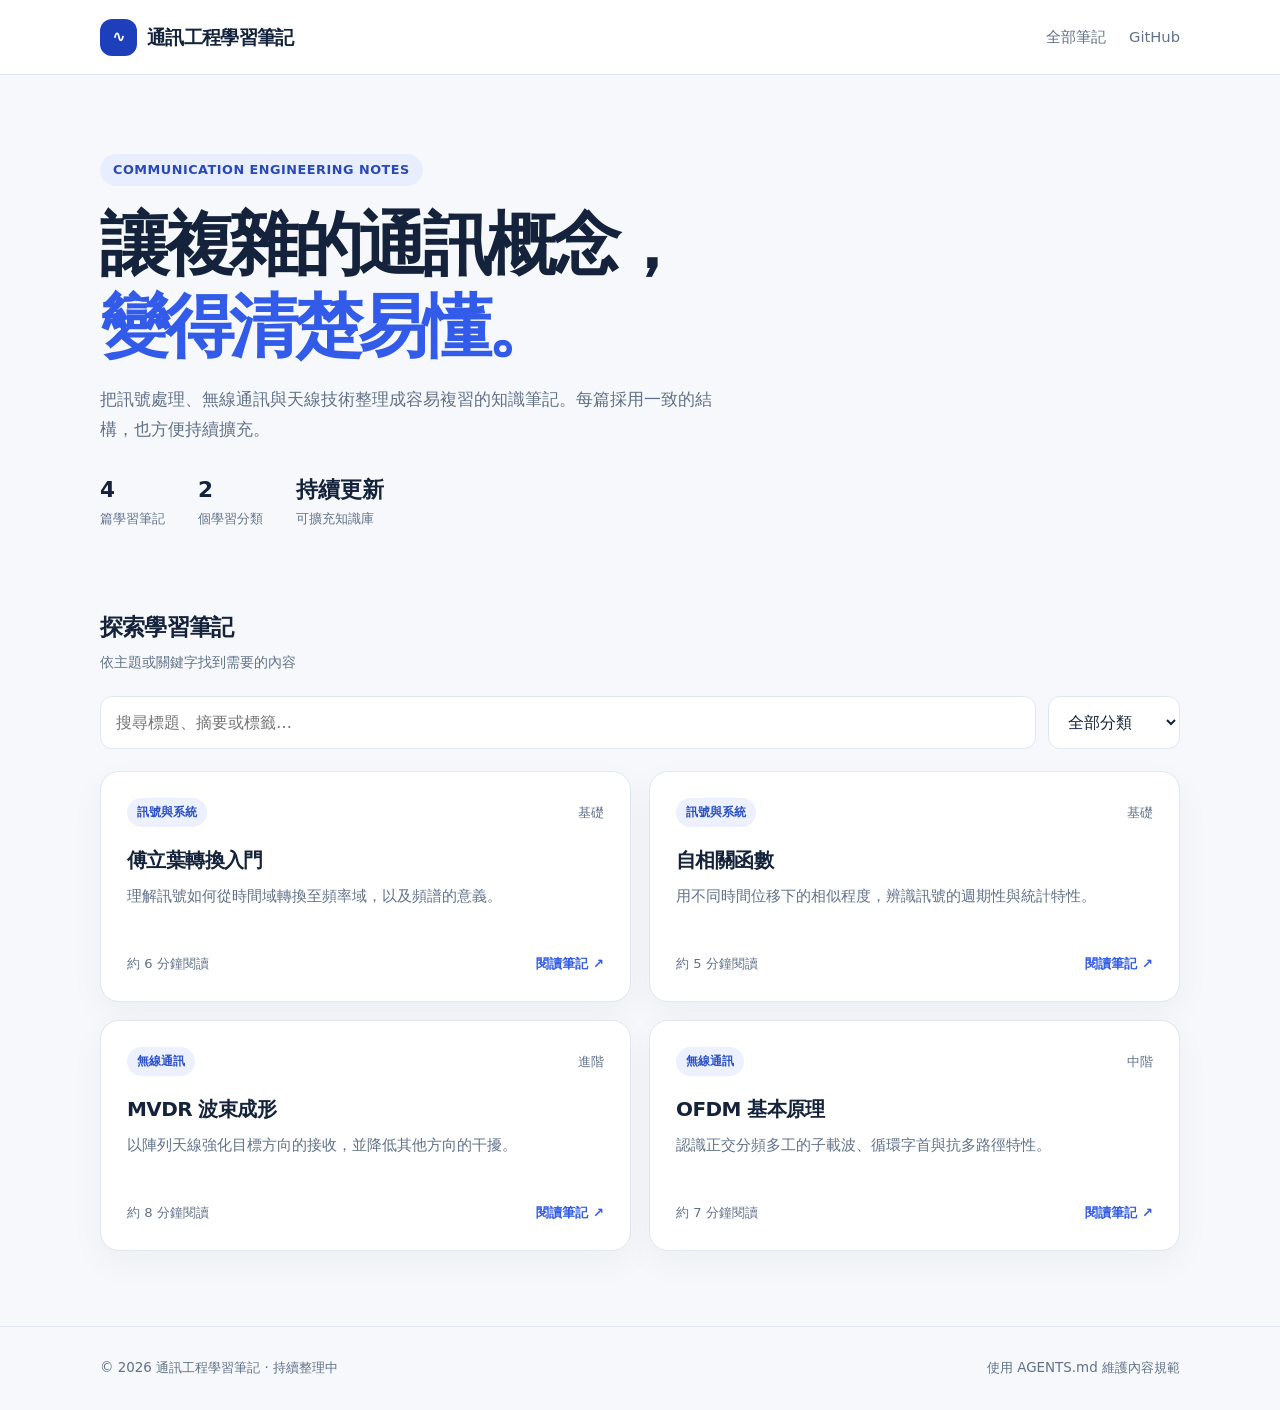
<file: index.html>
<!doctype html>
<html lang="zh-Hant"><head><meta charset="utf-8"><meta name="viewport" content="width=device-width, initial-scale=1"><meta name="description" content="訊號處理、無線通訊與天線技術的主題學習筆記。"><title>通訊工程學習筆記｜首頁</title><link rel="stylesheet" href="css/style.css"></head>
<body data-page="home"><header class="site-header"><div class="shell header-inner"><a class="brand" href="index.html"><span class="brand-mark">∿</span> 通訊工程學習筆記</a><nav class="top-nav" aria-label="主選單"><a href="index.html">全部筆記</a><a href="https://github.com/" target="_blank" rel="noopener noreferrer" title="GitHub 首頁；部署時可改成個人儲存庫網址">GitHub</a></nav></div></header><main class="shell" id="app"></main><footer class="site-footer"><div class="shell footer-inner"><span>© 2026 通訊工程學習筆記 · 持續整理中</span><span>使用 AGENTS.md 維護內容規範</span></div></footer><script src="js/data.js"></script><script src="js/app.js"></script></body></html>
</file>
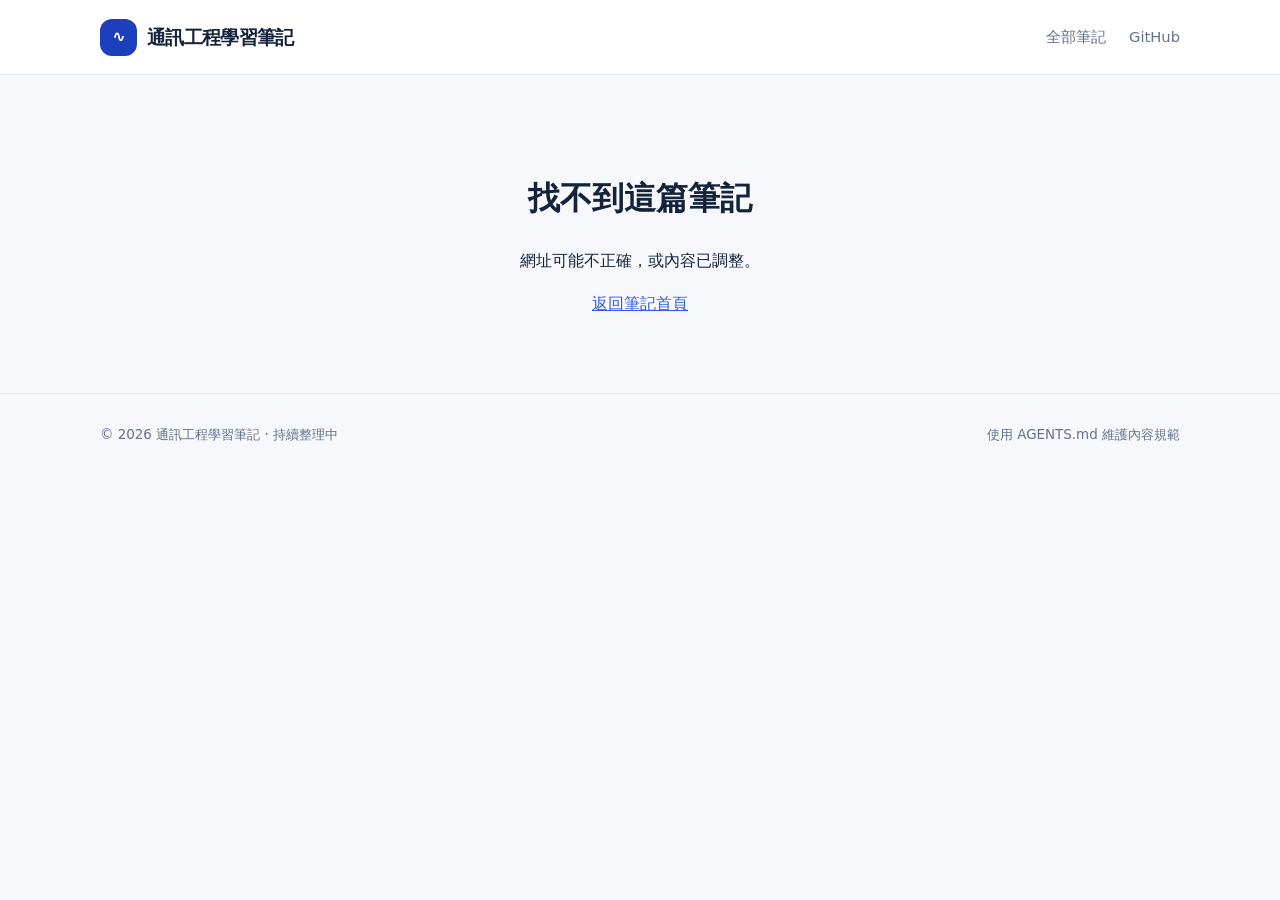
<file: note.html>
<!doctype html>
<html lang="zh-Hant"><head><meta charset="utf-8"><meta name="viewport" content="width=device-width, initial-scale=1"><meta name="description" content="通訊工程主題筆記與重點整理。"><title>學習筆記｜通訊工程學習筆記</title><link rel="stylesheet" href="css/style.css"></head>
<body data-page="note"><header class="site-header"><div class="shell header-inner"><a class="brand" href="index.html"><span class="brand-mark">∿</span> 通訊工程學習筆記</a><nav class="top-nav" aria-label="主選單"><a href="index.html">全部筆記</a><a href="https://github.com/" target="_blank" rel="noopener noreferrer" title="GitHub 首頁；部署時可改成個人儲存庫網址">GitHub</a></nav></div></header><main class="shell" id="app"></main><footer class="site-footer"><div class="shell footer-inner"><span>© 2026 通訊工程學習筆記 · 持續整理中</span><span>使用 AGENTS.md 維護內容規範</span></div></footer><script src="js/data.js"></script><script src="js/app.js"></script></body></html>
</file>
<file: css/style.css>
:root{--bg:#f6f8fb;--paper:#fff;--ink:#14233b;--muted:#61718a;--line:#e1e7f0;--accent:#315be8;--accent-light:#e9eeff;--shadow:0 12px 35px rgba(15,35,68,.045)}
*{box-sizing:border-box}html{scroll-behavior:smooth}body{margin:0;font-family:system-ui,-apple-system,'Noto Sans TC','Microsoft JhengHei',sans-serif;background:var(--bg);color:var(--ink);line-height:1.7}a{color:inherit;text-decoration:none}button,input,select{font:inherit}button{cursor:pointer}.shell{width:min(1080px,calc(100% - 40px));margin:auto}.site-header{background:rgba(255,255,255,.94);border-bottom:1px solid var(--line);position:sticky;top:0;z-index:2;backdrop-filter:blur(12px)}.header-inner{height:74px;display:flex;justify-content:space-between;align-items:center;gap:20px}.brand{font-weight:850;font-size:1.18rem;letter-spacing:-.035em;display:flex;align-items:center;gap:10px}.brand-mark{display:grid;place-items:center;width:37px;height:37px;border-radius:12px;background:#1e3fbb;color:#fff;font-size:1rem}.top-nav{display:flex;gap:23px;font-size:.92rem;color:var(--muted)}.top-nav a:hover,.back:hover{color:var(--accent)}.hero{padding:79px 0 55px}.eyebrow{display:inline-block;background:var(--accent-light);color:#2849b7;padding:5px 13px;border-radius:99px;font-size:.8rem;font-weight:700;letter-spacing:.04em}.hero h1{max-width:750px;font-size:clamp(2.2rem,5.5vw,4.3rem);letter-spacing:-.065em;line-height:1.19;margin:18px 0}.hero h1 span{color:var(--accent)}.hero p{max-width:620px;font-size:1.07rem;color:var(--muted);margin:0}.stats{display:flex;gap:33px;margin-top:32px}.stat strong{font-size:1.35rem;display:block;line-height:1.3}.stat span{color:var(--muted);font-size:.79rem}.section-heading{display:flex;justify-content:space-between;align-items:end;gap:16px;margin:22px 0}.section-heading h2{font-size:1.42rem;letter-spacing:-.035em;margin:0}.section-heading p{margin:3px 0 0;color:var(--muted);font-size:.9rem}.tools{display:flex;gap:12px;flex-wrap:wrap;margin-bottom:22px}.tools input,.tools select{border:1px solid var(--line);border-radius:12px;background:#fff;color:var(--ink);padding:12px 15px;outline:none}.tools input{flex:1;min-width:220px}.tools input:focus,.tools select:focus{border-color:var(--accent);box-shadow:0 0 0 3px var(--accent-light)}.card-grid{display:grid;grid-template-columns:repeat(2,minmax(0,1fr));gap:18px;margin-bottom:75px}.note-card{display:block;background:var(--paper);border:1px solid var(--line);padding:26px;border-radius:19px;box-shadow:var(--shadow);transition:transform .18s,border-color .18s}.note-card:hover{transform:translateY(-4px);border-color:#9cb0f8}.card-top{display:flex;justify-content:space-between;gap:8px;align-items:center}.pill{color:#2b50c6;background:#edf1ff;font-size:.76rem;font-weight:750;padding:4px 10px;border-radius:999px}.level{color:var(--muted);font-size:.8rem}.note-card h3{font-size:1.25rem;letter-spacing:-.03em;margin:16px 0 6px}.note-card p{margin:0 0 20px;font-size:.92rem;color:var(--muted);min-height:50px}.card-bottom{display:flex;justify-content:space-between;align-items:center;color:var(--muted);font-size:.82rem}.arrow{color:var(--accent);font-weight:800}.empty{grid-column:1/-1;text-align:center;padding:35px;color:var(--muted);border:1px dashed var(--line);border-radius:16px}.site-footer{border-top:1px solid var(--line);padding:30px 0;color:var(--muted);font-size:.84rem}.footer-inner{display:flex;justify-content:space-between;gap:12px;flex-wrap:wrap}.article-outer{max-width:830px;margin:0 auto;padding:43px 0 85px}.back{color:var(--muted);font-size:.9rem}.article-head{margin:38px 0 28px}.article-head h1{font-size:clamp(2rem,5vw,3.05rem);letter-spacing:-.05em;line-height:1.25;margin:15px 0 10px}.article-head p{color:var(--muted);font-size:1.05rem;margin:0 0 18px}.metadata{display:flex;gap:15px;flex-wrap:wrap;font-size:.83rem;color:var(--muted)}.article-content{background:#fff;border:1px solid var(--line);border-radius:18px;padding:34px 43px}.article-content section+section{border-top:1px solid var(--line);margin-top:28px;padding-top:16px}.article-content h2{font-size:1.22rem;letter-spacing:-.025em}.article-content p,.article-content li{color:#35445d}.article-content ul{padding-left:23px}.takeaway{margin-top:30px;padding:18px 21px;border-left:4px solid var(--accent);border-radius:7px;background:var(--accent-light);color:#233d87}.tags{display:flex;flex-wrap:wrap;gap:8px;margin-top:25px}.tag{border:1px solid var(--line);border-radius:30px;padding:4px 11px;color:var(--muted);font-size:.78rem}.error{text-align:center;padding:75px 15px}.error a{color:var(--accent);text-decoration:underline}@media(max-width:650px){.shell{width:min(100% - 28px,1080px)}.header-inner{height:65px}.top-nav{gap:13px;font-size:.82rem}.hero{padding:52px 0 37px}.stats{gap:22px}.card-grid{grid-template-columns:1fr}.note-card{padding:22px}.article-content{padding:22px}.article-outer{padding-top:25px}}
</file>
